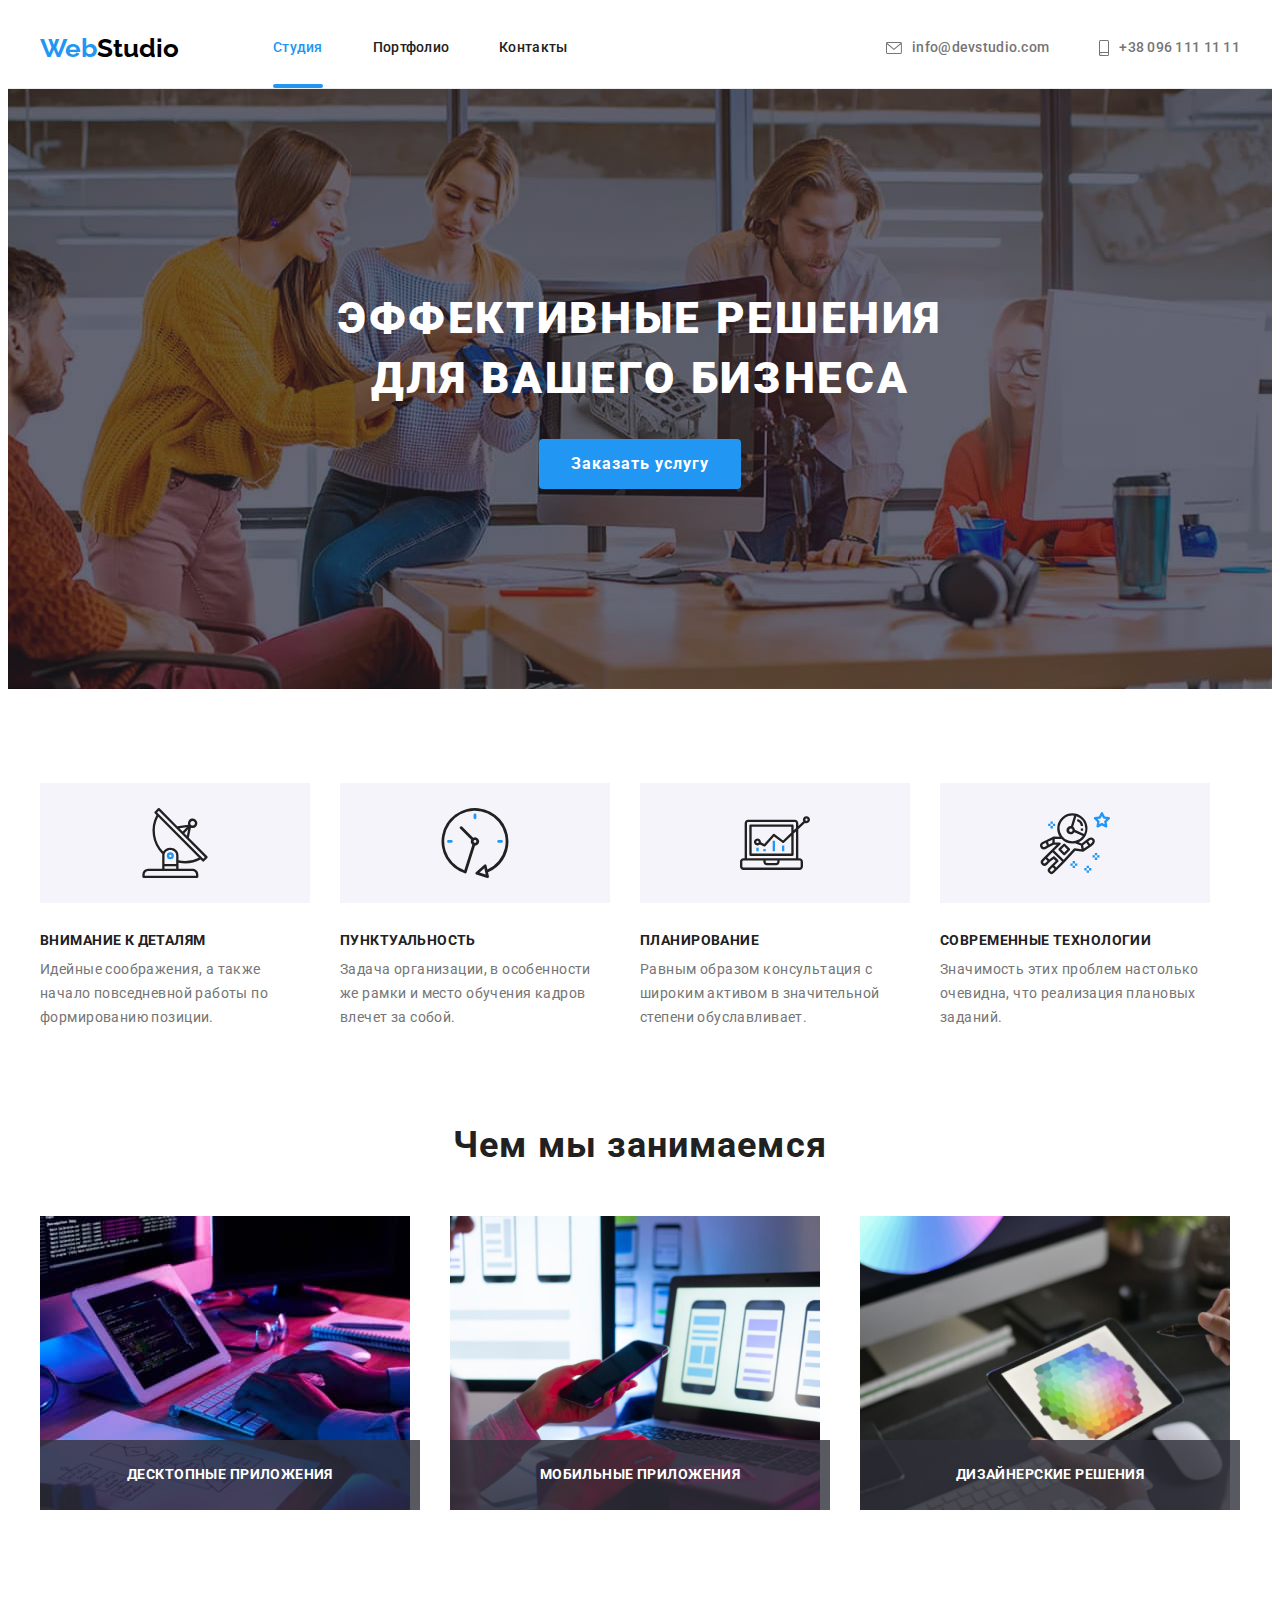
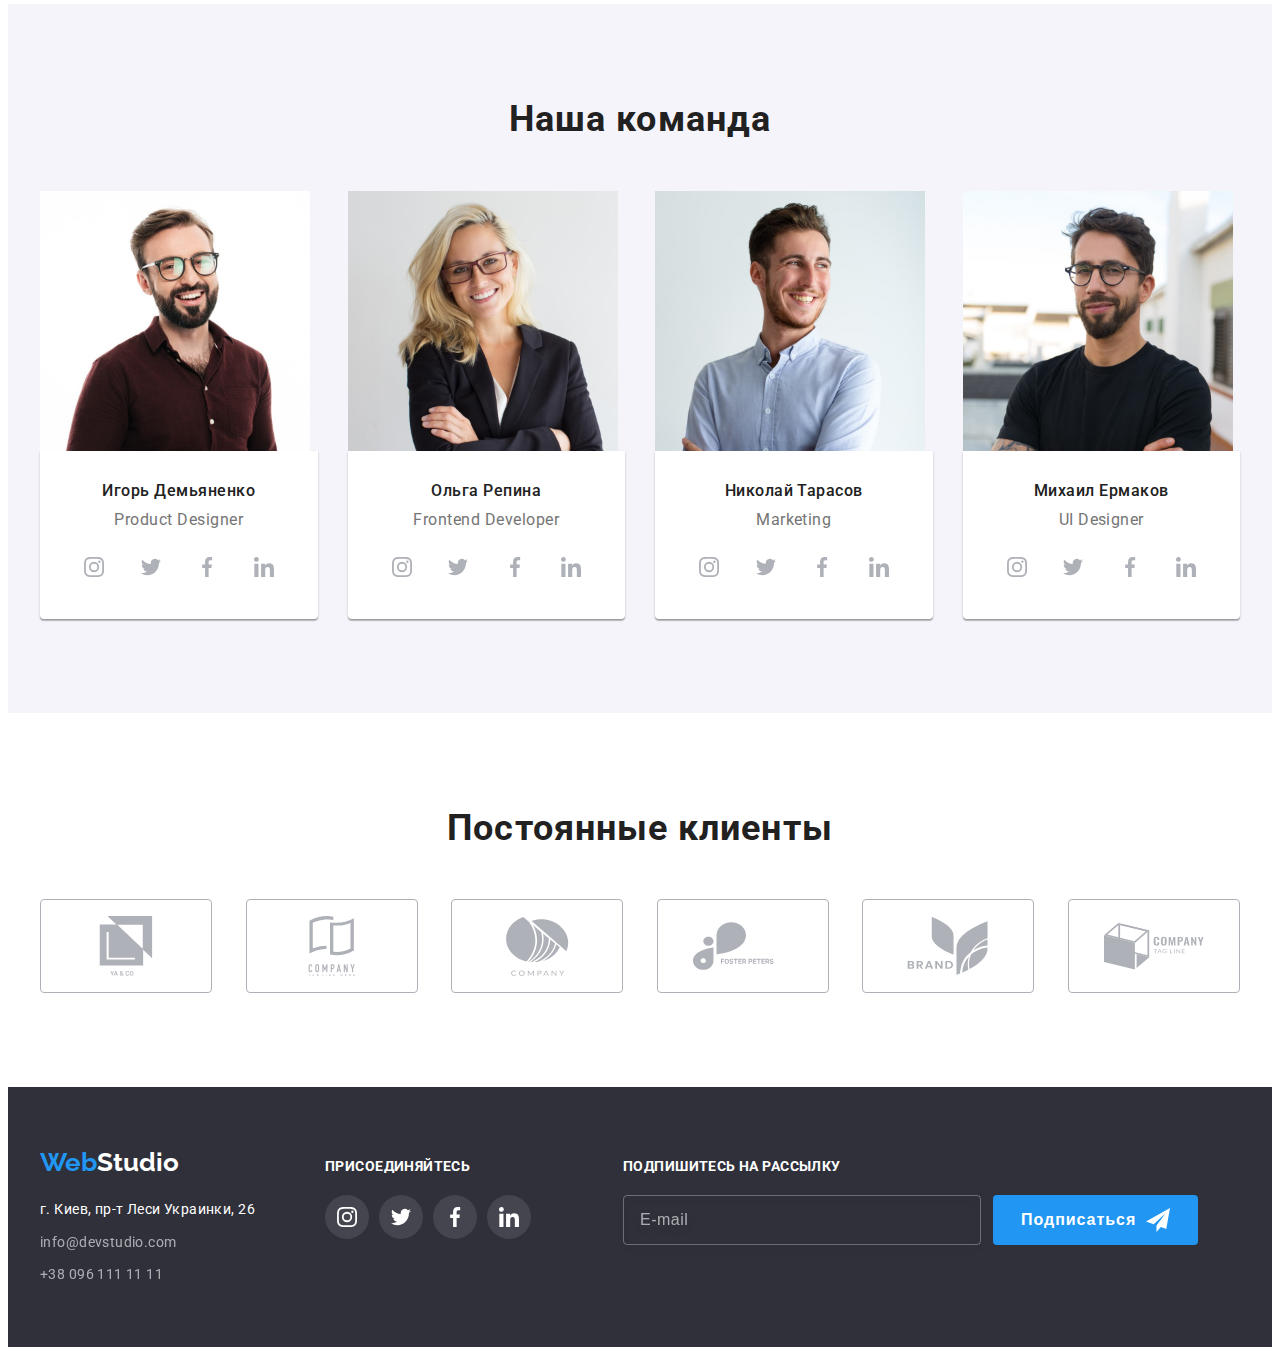
<file: index.html>
<!DOCTYPE html>
<html lang="ru">

<head>
    <meta charset="UTF-8" />
    <meta http-equiv="X-UA-Compatible" content="IE=edge" />
    <meta name="viewport" content="width=device-width, initial-scale=1.0" />
    <title lang="en">WebStudio</title>
    <link rel="preconnect" href="https://fonts.googleapis.com" />
    <link rel="preconnect" href="https://fonts.gstatic.com" crossorigin />
    <link
        href="https://fonts.googleapis.com/css2?family=Raleway:wght@700&family=Roboto:wght@400;500;700;900&display=swap"
        rel="stylesheet" />
    <link rel="stylesheet" href="https://cdnjs.cloudflare.com/ajax/libs/modern-normalize/1.1.0/modern-normalize.min.css"
        integrity="sha512-wpPYUAdjBVSE4KJnH1VR1HeZfpl1ub8YT/NKx4PuQ5NmX2tKuGu6U/JRp5y+Y8XG2tV+wKQpNHVUX03MfMFn9Q=="
        crossorigin="anonymous" referrerpolicy="no-referrer" />
    <link rel="stylesheet" href="./css/styles.css" />
</head>

<body>
    <header class="header">
        <div class="container header-container">
            <nav class="navigation">
                <a href="./index.html" class="logo link"><span class="logo-blue">Web</span>Studio</a>
                <ul class="nav-list list">
                    <li class="nav-list-item">
                        <a href="./index.html" class="nav-list-link link current">Студия</a>
                    </li>
                    <li class="nav-list-item">
                        <a href="./portfolio.html" class="nav-list-link link">Портфолио</a>
                    </li>
                    <li class="nav-list-item">
                        <a href="" class="nav-list-link link">Контакты</a>
                    </li>
                </ul>
            </nav>
            <ul class="contacts-list list">
                <li class="contacts-list-item">
                    <a class="contacts-list-link link mail" href="mailto:info@devstudio.com">
                        <svg class="icon-contacts" width="16" height="12">
                            <use href="./images/sprite.svg#e-mail"></use>
                        </svg>
                        info@devstudio.com
                    </a>
                </li>
                <li class="contacts-list-item">
                    <a class="contacts-list-link link" href="tel:+380961111111">
                        <svg class="icon-contacts" width="10" height="16">
                            <use href="./images/sprite.svg#smartphone"></use>
                        </svg>
                        +38 096 111 11 11</a>
                </li>
            </ul>
        </div>
    </header>
    <main class="main-page">
        <section class="hero hero-section">
            <div class="hero container">
                <h1 class="main-title">Эффективные решения для вашего бизнеса</h1>
                <button type="button" class="modal-button button" data-modal-open>Заказать услугу</button>
            </div>
        </section>
        <section class="advantages section">
            <div class="advantages container">
                <h2 class="advantages-title title visually-hidden">Наши преимущества</h2>
                <ul class="advantages-list list">
                    <li class="advantages-list-item">
                        <div class="advantages-icon-container">
                            <svg class="icon-advantages" width="70" height="70">
                                <use href="./images/sprite.svg#advantages-01"></use>
                            </svg>
                        </div>
                        <h3 class="advantages-subtitle">Внимание к деталям</h3>
                        <p class="advantages-description">
                            Идейные соображения, а также начало повседневной работы по
                            формированию позиции.
                        </p>
                    </li>
                    <li class="advantages-list-item">
                        <div class="advantages-icon-container">
                            <svg class="icon-advantages" width="70" height="70">
                                <use href="./images/sprite.svg#advantages-02"></use>
                            </svg>
                        </div>
                        <h3 class="advantages-subtitle">Пунктуальность</h3>
                        <p class="advantages-description">
                            Задача организации, в особенности же рамки и место обучения кадров
                            влечет за собой.
                        </p>
                    </li>
                    <li class="advantages-list-item">
                        <div class="advantages-icon-container">
                            <svg class="icon-advantages" width="70" height="70">
                                <use href="./images/sprite.svg#advantages-03"></use>
                            </svg>
                        </div>
                        <h3 class="advantages-subtitle">Планирование</h3>
                        <p class="advantages-description">
                            Равным образом консультация с широким активом в значительной степени
                            обуславливает.
                        </p>
                    </li>
                    <li class="advantages-list-item">
                        <div class="advantages-icon-container">
                            <svg class="icon-advantages" width="70" height="70">
                                <use href="./images/sprite.svg#advantages-04"></use>
                            </svg>
                        </div>
                        <h3 class="advantages-subtitle">Современные технологии</h3>
                        <p class="advantages-description">
                            Значимость этих проблем настолько очевидна, что реализация плановых
                            заданий.
                        </p>
                    </li>
                </ul>
            </div>
        </section>
        <section class="employment section">
            <div class="employment container">
                <h2 class="employment-title title">Чем мы занимаемся</h2>
                <ul class="employment-list list">
                    <li class="employment-list-item">
                        <div class="employment-list-item-wrapper">
                            <img class="employment-list-img" src="./images/employment-01.jpg"
                                alt="руки мужчины набирают текст на клавиатуре" width="370" height="294" />
                            <p class="overlay-employment">Десктопные приложения</p>
                        </div>
                    </li>
                    <li class="employment-list-item">
                        <div class="employment-list-item-wrapper">
                            <img class="employment-list-img" src="./images/employment-02.jpg"
                                alt="человек держит в руке телефон и смотрит на экран ноутбука" width="370"
                                height="294" />
                            <p class="overlay-employment">Мобильные приложения</p>
                        </div>
                    </li>
                    <li class="employment-list-item">
                        <div class="employment-list-item-wrapper">
                            <img class="employment-list-img" src="./images/employment-03.jpg"
                                alt="в руке у человека планшет с изображением цветового спектра" width="370"
                                height="294" />
                            <p class="overlay-employment">Дизайнерские решения</p>
                        </div>
                    </li>
                </ul>
            </div>
        </section>
        <section class="team section">
            <div class="team container">
                <h2 class="team-title title">Наша команда</h2>
                <ul class="team-list list">
                    <li class="team-list-item">
                        <img class="team-list-img" src="./images/igor-demjanenko.jpg"
                            alt="фото темноволосого молодого мужчины с бородой и усами в очках" width="270"
                            height="260" />
                        <div class="team-content-wrapper">
                            <h3 class="team-subtitle">Игорь Демьяненко</h3>
                            <p class="team-description" lang="en">Product Designer</p>
                            <ul class="social-list list">
                                <li class="social-list-item">
                                    <a class="social-list-link" href="">
                                        <svg class="social-list-icon" width="20" height="20">
                                            <use href="./images/sprite.svg#instagram"></use>
                                        </svg>
                                    </a>
                                </li>
                                <li class="social-list-item">
                                    <a class="social-list-link" href="">
                                        <svg class="social-list-icon" width="20" height="20">
                                            <use href="./images/sprite.svg#twitter"></use>
                                        </svg>
                                    </a>
                                </li>
                                <li class="social-list-item">
                                    <a class="social-list-link" href="">
                                        <svg class="social-list-icon" width="20" height="20">
                                            <use href="./images/sprite.svg#facebook"></use>
                                        </svg>
                                    </a>
                                </li>
                                <li class="social-list-item">
                                    <a class="social-list-link" href="">
                                        <svg class="social-list-icon" width="20" height="20">
                                            <use href="./images/sprite.svg#linkedin"></use>
                                        </svg>
                                    </a>
                                </li>
                            </ul>
                        </div>
                    </li>
                    <li class="team-list-item">
                        <img class="team-list-img" src="./images/olga-repina.jpg"
                            alt="фото девушки со светлыми волосами чуть ниже плечей в очках" width="270" height="260" />
                        <div class="team-content-wrapper">
                            <h3 class="team-subtitle">Ольга Репина</h3>
                            <p class="team-description" lang="en">Frontend Developer</p>
                            <ul class="social-list list">
                                <li class="social-list-item">
                                    <a class="social-list-link" href="">
                                        <svg class="social-list-icon" width="20" height="20">
                                            <use href="./images/sprite.svg#instagram"></use>
                                        </svg>
                                    </a>
                                </li>
                                <li class="social-list-item">
                                    <a class="social-list-link" href="">
                                        <svg class="social-list-icon" width="20" height="20">
                                            <use href="./images/sprite.svg#twitter"></use>
                                        </svg>
                                    </a>
                                </li>
                                <li class="social-list-item">
                                    <a class="social-list-link" href="">
                                        <svg class="social-list-icon" width="20" height="20">
                                            <use href="./images/sprite.svg#facebook"></use>
                                        </svg>
                                    </a>
                                </li>
                                <li class="social-list-item">
                                    <a class="social-list-link" href="">
                                        <svg class="social-list-icon" width="20" height="20">
                                            <use href="./images/sprite.svg#linkedin"></use>
                                        </svg>
                                    </a>
                                </li>
                            </ul>
                        </div>
                    </li>
                    <li class="team-list-item">
                        <img class="team-list-img" src="./images/nikolay-tarasov.jpg"
                            alt="фото темноволосого молодого мужчины " width="270" height="260" />
                        <div class="team-content-wrapper">
                            <h3 class="team-subtitle">Николай Тарасов</h3>
                            <p class="team-description" lang="en">Marketing</p>
                            <ul class="social-list list">
                                <li class="social-list-item">
                                    <a class="social-list-link" href="">
                                        <svg class="social-list-icon" width="20" height="20">
                                            <use href="./images/sprite.svg#instagram"></use>
                                        </svg>
                                    </a>
                                </li>
                                <li class="social-list-item">
                                    <a class="social-list-link" href="">
                                        <svg class="social-list-icon" width="20" height="20">
                                            <use href="./images/sprite.svg#twitter"></use>
                                        </svg>
                                    </a>
                                </li>
                                <li class="social-list-item">
                                    <a class="social-list-link" href="">
                                        <svg class="social-list-icon" width="20" height="20">
                                            <use href="./images/sprite.svg#facebook"></use>
                                        </svg>
                                    </a>
                                </li>
                                <li class="social-list-item">
                                    <a class="social-list-link" href="">
                                        <svg class="social-list-icon" width="20" height="20">
                                            <use href="./images/sprite.svg#linkedin"></use>
                                        </svg>
                                    </a>
                                </li>
                            </ul>
                        </div>
                    </li>
                    <li class="team-list-item">
                        <img class="team-list-img" src="./images/mikhail-ermakov.jpg"
                            alt="фото темноволосого молодого мужчины с бородой и усами в очках" width="270"
                            height="260" />
                        <div class="team-content-wrapper">
                            <h3 class="team-subtitle">Михаил Ермаков</h3>
                            <p class="team-description" lang="en">UI Designer</p>
                            <ul class="social-list list">
                                <li class="social-list-item">
                                    <a class="social-list-link" href="">
                                        <svg class="social-list-icon" width="20" height="20">
                                            <use href="./images/sprite.svg#instagram"></use>
                                        </svg>
                                    </a>
                                </li>
                                <li class="social-list-item">
                                    <a class="social-list-link" href="">
                                        <svg class="social-list-icon" width="20" height="20">
                                            <use href="./images/sprite.svg#twitter"></use>
                                        </svg>
                                    </a>
                                </li>
                                <li class="social-list-item">
                                    <a class="social-list-link" href="">
                                        <svg class="social-list-icon" width="20" height="20">
                                            <use href="./images/sprite.svg#facebook"></use>
                                        </svg>
                                    </a>
                                </li>
                                <li class="social-list-item">
                                    <a class="social-list-link" href="">
                                        <svg class="social-list-icon" width="20" height="20">
                                            <use href="./images/sprite.svg#linkedin"></use>
                                        </svg>
                                    </a>
                                </li>
                            </ul>
                        </div>
                    </li>
                </ul>
            </div>
        </section>
        <section class="clients section">
            <div class="clients container">
                <h2 class="clients-title title">Постоянные клиенты</h2>
                <ul class="clients-list list">
                    <li class="clients-list-item">
                        <a href="" class="clients-list-link">
                            <svg class="icon-clients" width="100" height="60">
                                <use href="./images/sprite.svg#clients-01"></use>
                            </svg>
                        </a>
                    </li>
                    <li class="clients-list-item">
                        <a href="" class="clients-list-link">
                            <svg class="icon-clients" width="100" height="60">
                                <use href="./images/sprite.svg#clients-02"></use>
                            </svg>
                        </a>
                    </li>
                    <li class="clients-list-item">
                        <a href="" class="clients-list-link">
                            <svg class="icon-clients" width="100" height="60">
                                <use href="./images/sprite.svg#clients-03"></use>
                            </svg>
                        </a>
                    </li>
                    <li class="clients-list-item">
                        <a href="" class="clients-list-link">
                            <svg class="icon-clients" width="100" height="60">
                                <use href="./images/sprite.svg#clients-04"></use>
                            </svg>
                        </a>
                    </li>
                    <li class="clients-list-item">
                        <a href="" class="clients-list-link">
                            <svg class="icon-clients" width="100" height="60">
                                <use href="./images/sprite.svg#clients-05"></use>
                            </svg>
                        </a>
                    </li>
                    <li class="clients-list-item">
                        <a href="" class="clients-list-link">
                            <svg class="icon-clients" width="100" height="60">
                                <use href="./images/sprite.svg#clients-06"></use>
                            </svg>
                        </a>
                    </li>
                </ul>
            </div>
        </section>
    </main>
    <footer class="footer">
        <div class="footer-container container">
            <div class="contact-container">
                <a href="./index.html" class="logo-footer link"><span class="logo-blue">Web</span>Studio</a>
                <address class="address">
                    <ul class="address-list list">
                        <li class="address-list-item">
                            <a class="address-list-link link" href="https://goo.gl/maps/PEtUD6FRup9HMeJw8"
                                target="_blank" rel="noopener noreferrer">г. Киев, пр-т Леси Украинки, 26</a>
                        </li>
                        <li class="footer-list-item">
                            <a class="address-list-link link address-opacity"
                                href="mailto:info@devstudio.com">info@devstudio.com</a>
                        </li>
                        <li class="footer-list-item">
                            <a class="address-list-link link address-opacity" href="tel:+380961111111">+38 096 111 11
                                11</a>
                        </li>
                    </ul>
                </address>
            </div>
            <div class="join-us-container">
                <h2 class="join-us-title title">Присоединяйтесь</h2>
                <ul class="join-us-list list">
                    <li class="join-us-list-item">
                        <a href="" class="join-us-list-link">
                            <svg class="icon-join-us" width="20" height="20">
                                <use href="./images/sprite.svg#instagram"></use>
                            </svg>
                        </a>
                    </li>
                    <li class="join-us-list-item">
                        <a href="" class="join-us-list-link">
                            <svg class="icon-join-us" width="20" height="20">
                                <use href="./images/sprite.svg#twitter"></use>
                            </svg>
                        </a>
                    </li>
                    <li class="join-us-list-item">
                        <a href="" class="join-us-list-link">
                            <svg class="icon-join-us" width="20" height="20">
                                <use href="./images/sprite.svg#facebook"></use>
                            </svg>
                        </a>
                    </li>
                    <li class="join-us-list-item">
                        <a href="" class="join-us-list-link">
                            <svg class="icon-join-us" width="20" height="20">
                                <use href="./images/sprite.svg#linkedin"></use>
                            </svg>
                        </a>
                    </li>
                </ul>
            </div>
            <div class="subscribe-container">
                <form class="subscribe-form">
                    <span class="subscribe-form-title">Подпишитесь на рассылку</span>
                    <div class="subscribe-form-wrapper">
                        <label class="subscribe-form-field">
                            <input name="subscribe-form-input" class="subscribe-form-input" type="email" required
                                placeholder="E-mail">
                        </label>
                        <button type="submit" class="subscribe-form-button">Подписаться</button>
                    </div>
                </form>
            </div>
        </div>
    </footer>

    <div class="backdrop  is-hidden" data-modal>
        <div class="modal">
            <button type="button" class="modal-close-btn" data-modal-close>
                <svg class="modal-close-icon" width="18" height="18">
                    <use href="./images/sprite.svg#close-icon-black"></use>
                </svg>
            </button>
            <form class="contact-form">
                <span class="contact-form-main-title">Оставьте свои данные, мы вам перезвоним</span>
                <label class="contact-form-field">
                    <span class="contact-form-title">Имя</span>
                    <span class="contact-form-input-wrapper">
                        <input name="user_name" class="contact-form-input" type="text" required>
                        <svg class="contact-form-icon" width="12" height="12">
                            <use href="./images/icons.svg#name"></use>
                        </svg>
                    </span>

                </label>
                <label class="contact-form-field">
                    <span class="contact-form-title">Телефон</span>
                    <span class="contact-form-input-wrapper">
                        <input name="user_phone" class="contact-form-input" type="tel" required
                            pattern="[0-9]{3}-[0-9]{3}-[0-9]{2}-[0-9]{2}">
                        <svg class="contact-form-icon" width="13" height="13">
                            <use href="./images/icons.svg#phone"></use>
                        </svg>
                    </span>
                </label>
                <label class="contact-form-field">
                    <span class="contact-form-title">Почта</span>
                    <span class="contact-form-input-wrapper">
                        <input name="user_email" class="contact-form-input" type="email" required>
                        <svg class="contact-form-icon" width="15" height="12">
                            <use href="./images/icons.svg#mail"></use>
                        </svg>
                    </span>
                </label>
                <label class="content-form-field">
                    <span class="contact-form-title">Комментарий</span>
                    <textarea name="user_comment" class="contact-form-message" placeholder="Введите текст"></textarea>
                </label>
                <div class="contact-form-checkbox-wrapper">
                    <input class="contact-form-checkbox visually-hidden" name="accept-policy" type="checkbox"
                        id="policy-checkbox" required>
                    <label for="policy-checkbox" class="contact-form-checkbox-label">
                        <span class="accept-policy-title"> Соглашаюсь с рассылкой и принимаю&nbsp;<a href=""
                                class="accept-policy-link">Условия
                                договора</a>
                        </span>
                    </label>
                </div>
                <button type="submit" class="contact-form-submit-btn">Отправить</button>
            </form>
        </div>
    </div>
    <script src="./js/modal.js"></script>
</body>

</html>
</file>
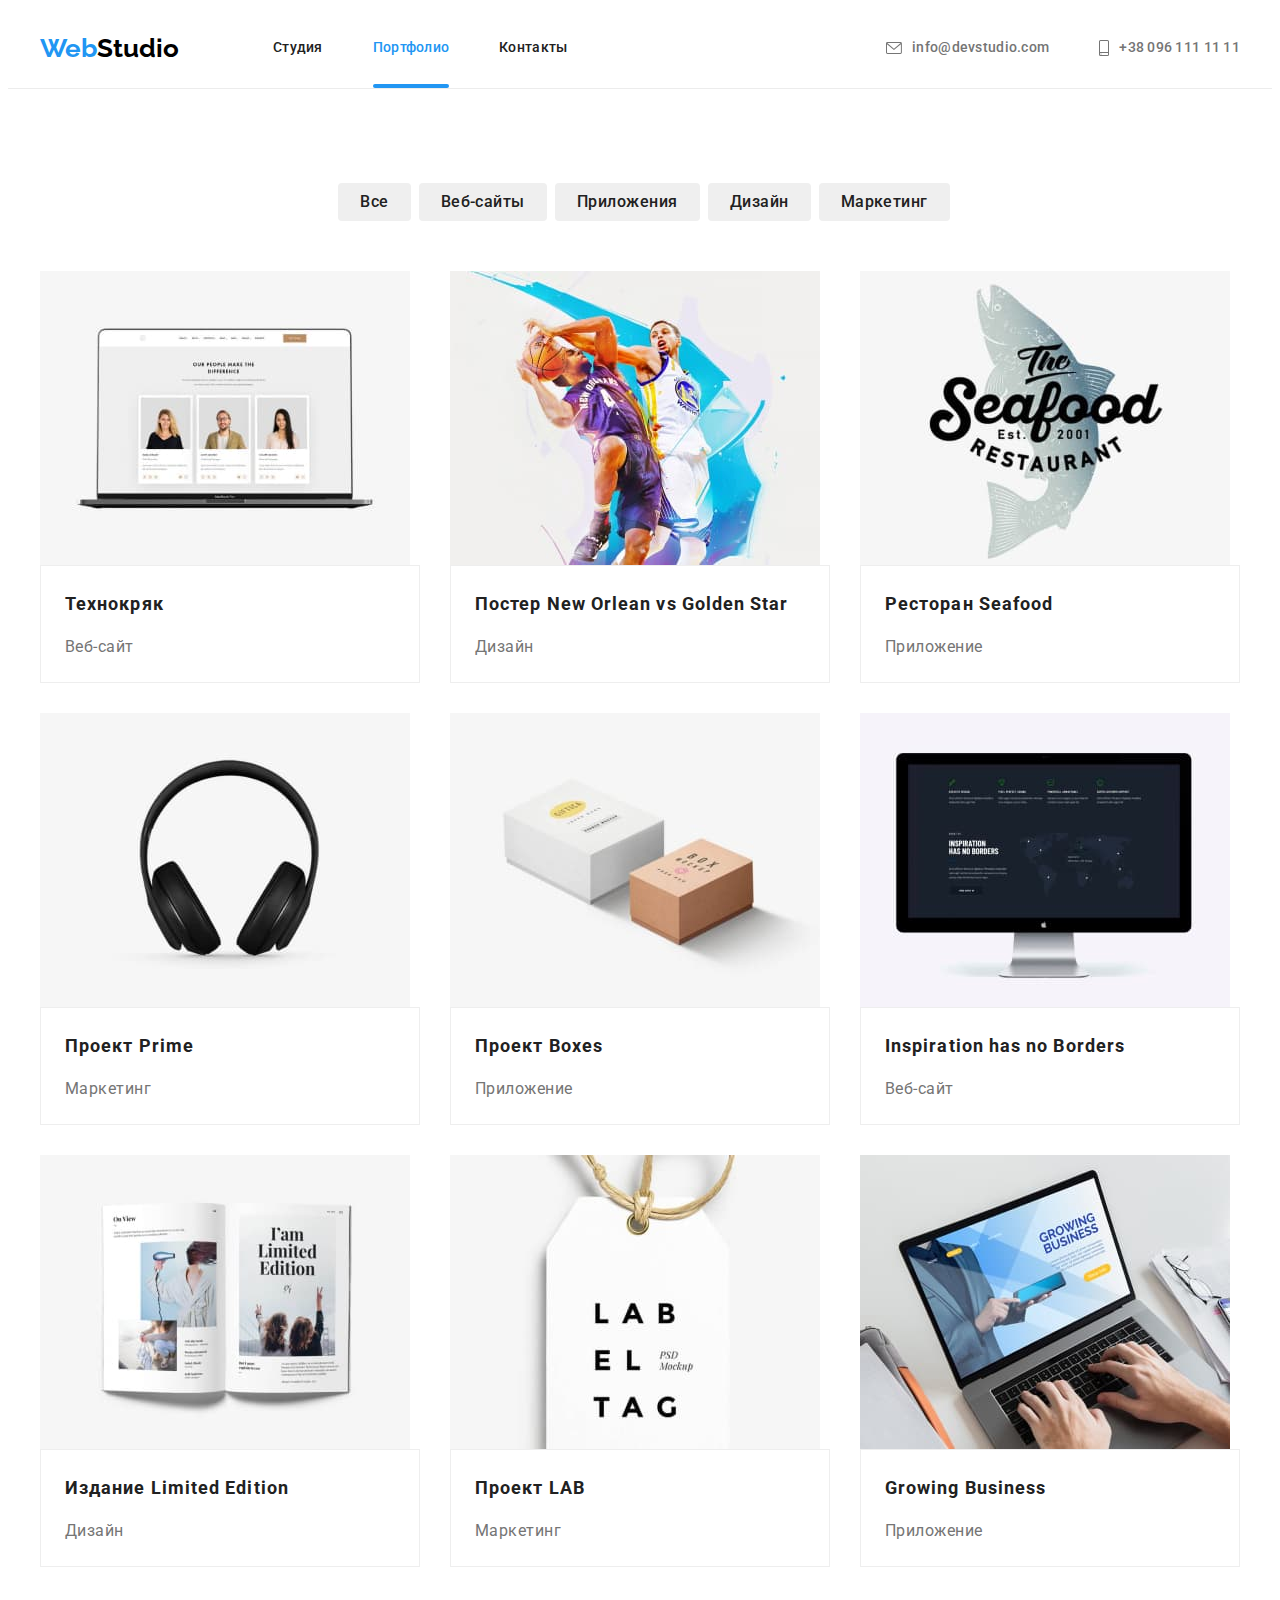
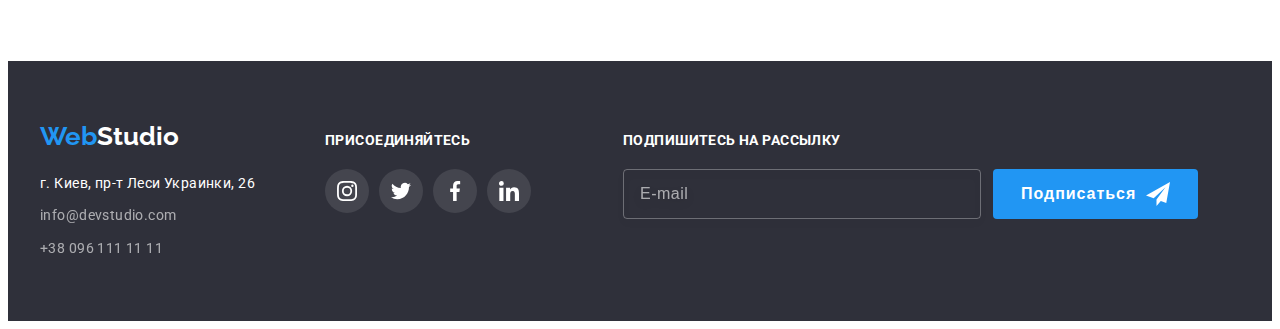
<file: portfolio.html>
<!DOCTYPE html>
<html lang="ru">

<head>
    <meta charset="UTF-8">
    <meta http-equiv="X-UA-Compatible" content="IE=edge">
    <meta name="viewport" content="width=device-width, initial-scale=1.0">
    <title>Портфолио</title>
    <link rel="preconnect" href="https://fonts.googleapis.com">
    <link rel="preconnect" href="https://fonts.gstatic.com" crossorigin>
    <link
        href="https://fonts.googleapis.com/css2?family=Raleway:wght@700&family=Roboto:wght@400;500;700;900&display=swap"
        rel="stylesheet">
    <link rel="stylesheet" href="https://cdnjs.cloudflare.com/ajax/libs/modern-normalize/1.1.0/modern-normalize.min.css"
        integrity="sha512-wpPYUAdjBVSE4KJnH1VR1HeZfpl1ub8YT/NKx4PuQ5NmX2tKuGu6U/JRp5y+Y8XG2tV+wKQpNHVUX03MfMFn9Q=="
        crossorigin="anonymous" referrerpolicy="no-referrer" />
    <link rel="stylesheet" href="./css/styles.css">
</head>

<header class="header">
    <div class="container header-container">
        <nav class="navigation">
            <a href="./index.html" class="logo link"><span class="logo-blue">Web</span>Studio</a>
            <ul class="nav-list list">
                <li class="nav-list-item"><a href="./index.html" class="nav-list-link link">Студия</a></li>
                <li class="nav-list-item"><a href="./portfolio.html" class="nav-list-link link current">Портфолио</a>
                </li>
                <li class="nav-list-item"><a href="" class="nav-list-link link">Контакты</a></li>
            </ul>
        </nav>
        <ul class="contacts-list list">
            <li class="contacts-list-item"><a class="contacts-list-link link mail" href="mailto:info@devstudio.com">
                    <svg class="icon-contacts" width="16" height="12">
                        <use href="./images/sprite.svg#e-mail"></use>
                    </svg>info@devstudio.com</a></li>
            <li class="contacts-list-item"><a class="contacts-list-link link" href="tel:+380961111111">
                    <svg class="icon-contacts" width="10" height="16">
                        <use href="./images/sprite.svg#smartphone"></use>
                    </svg>
                    +38 096 111
                    11
                    11</a></li>
        </ul>
    </div>
</header>
<main class="portfolio-page">
    <section class="portfolio section">
        <div class="portfolio container">
            <h1 class="main-title visually-hidden">Портфолио</h1>
            <div class="portfolio-filtr">
                <ul class="portfolio-filtr-list list">
                    <li class="portfolio-filtr-list-item"><button class="filter-button button"
                            type="button">Все</button>
                    </li>
                    <li class="portfolio-filtr-list-item"><button class="filter-button button"
                            type="button">Веб-сайты</button>
                    </li>
                    <li class="portfolio-filtr-list-item"><button class="filter-button button"
                            type="button">Приложения</button>
                    </li>
                    <li class="portfolio-filtr-list-item"><button class="filter-button button"
                            type="button">Дизайн</button>
                    </li>
                    <li class="portfolio-filtr-list-item"><button class="filter-button button"
                            type="button">Маркетинг</button>
                    </li>
                </ul>
            </div>
            <div class="portfolio-content">
                <ul class="portfolio-list list">
                    <li class="portfolio-list-item">
                        <a href="" class="portfolio-list-link link">
                            <div class="portfolio-list-link-wrapper">
                                <img class="portfolio-img" src="./images/portfolio-01.jpg" alt="Ноутбук" width="370"
                                    height="294">
                                <p class="overlay-portfolio">Технокряк - это современная площадка распространения
                                    коронавируса.
                                    Компании используют эту платформу для цифрового шпионажа и атак на защищённые
                                    сервера конкурентов. </p>
                            </div>
                            <div class="portfolio-content-wrapper">
                                <h2 class="portfolio-subtitle">Технокряк</h2>
                                <p class="portfolio-description">Веб-сайт</p>
                            </div>
                        </a>
                    </li>
                    <li class="portfolio-list-item">
                        <a href="" class="portfolio-list-link link">
                            <div class="portfolio-list-link-wrapper">
                                <img class="portfolio-img" src="./images/portfolio-02.jpg"
                                    alt="Постер с двумя баскетболистами" width="370" height="294">
                                <p class="overlay-portfolio">Технокряк - это современная площадка распространения
                                    коронавируса.
                                    Компании используют эту платформу для цифрового шпионажа и атак на защищённые
                                    сервера конкурентов. </p>
                            </div>
                            <div class="portfolio-content-wrapper">
                                <h2 class="portfolio-subtitle">Постер <span lang="en">New Orlean vs Golden Star</span>
                                </h2>
                                <p class="portfolio-description">Дизайн</p>
                            </div>
                        </a>


                    </li>
                    <li class="portfolio-list-item">
                        <a href="" class="portfolio-list-link link">
                            <div class="portfolio-list-link-wrapper">
                                <img class="portfolio-img" src="./images/portfolio-03.jpg"
                                    alt="Логотип рыбного ресторана" width="370" height="294">
                                <p class="overlay-portfolio">Технокряк - это современная площадка распространения
                                    коронавируса.
                                    Компании используют эту платформу для цифрового шпионажа и атак на защищённые
                                    сервера конкурентов. </p>
                            </div>
                            <div class="portfolio-content-wrapper">
                                <h2 class="portfolio-subtitle">Ресторан <span lang="en">Seafood</span> </h2>
                                <p class="portfolio-description">Приложение</p>
                            </div>
                        </a>


                    </li>
                    <li class="portfolio-list-item">
                        <a href="" class="portfolio-list-link link">
                            <div class="portfolio-list-link-wrapper">
                                <img class="portfolio-img" src="./images/portfolio-04.jpg" alt="Наушники" width="370"
                                    height="294">
                                <p class="overlay-portfolio">Технокряк - это современная площадка распространения
                                    коронавируса.
                                    Компании используют эту платформу для цифрового шпионажа и атак на защищённые
                                    сервера конкурентов. </p>
                            </div>
                            <div class="portfolio-content-wrapper">
                                <h2 class="portfolio-subtitle">Проект <span lang="en">Prime</span></h2>
                                <p class="portfolio-description">Маркетинг</p>
                            </div>
                        </a>
                    </li>
                    <li class="portfolio-list-item">
                        <a href="" class="portfolio-list-link link">
                            <div class="portfolio-list-link-wrapper">
                                <img class="portfolio-img" src="./images/portfolio-05.jpg" alt="Две картонные коробки"
                                    width="370" height="294">
                                <p class="overlay-portfolio">Технокряк - это современная площадка распространения
                                    коронавируса.
                                    Компании используют эту платформу для цифрового шпионажа и атак на защищённые
                                    сервера конкурентов. </p>
                            </div>
                            <div class="portfolio-content-wrapper">
                                <h2 class="portfolio-subtitle">Проект <span lang="en">Boxes</span></h2>
                                <p class="portfolio-description">Приложение</p>
                            </div>
                        </a>
                    </li>
                    <li class="portfolio-list-item">
                        <a href="" class="portfolio-list-link link">
                            <div class="portfolio-list-link-wrapper">
                                <img class="portfolio-img" src="./images/portfolio-06.jpg" alt="Монитор" width="370"
                                    height="294">
                                <p class="overlay-portfolio">Технокряк - это современная площадка распространения
                                    коронавируса.
                                    Компании используют эту платформу для цифрового шпионажа и атак на защищённые
                                    сервера конкурентов. </p>
                            </div>
                            <div class="portfolio-content-wrapper">
                                <h2 class="portfolio-subtitle" lang="en">Inspiration has no Borders</h2>
                                <p class="portfolio-description"> Веб-сайт</p>
                            </div>
                        </a>
                    </li>
                    <li class="portfolio-list-item">
                        <a href="" class="portfolio-list-link link">
                            <div class="portfolio-list-link-wrapper">
                                <img class="portfolio-img" src="./images/portfolio-07.jpg" alt="Раскрытый журнал"
                                    width="370" height="294">
                                <p class="overlay-portfolio">Технокряк - это современная площадка распространения
                                    коронавируса.
                                    Компании используют эту платформу для цифрового шпионажа и атак на защищённые
                                    сервера конкурентов. </p>
                            </div>
                            <div class="portfolio-content-wrapper">
                                <h2 class="portfolio-subtitle">Издание <span lang="en">Limited Edition</span></h2>
                                <p class="portfolio-description">Дизайн</p>
                            </div>
                        </a>
                    </li>
                    <li class="portfolio-list-item">
                        <a href="" class="portfolio-list-link link">
                            <div class="portfolio-list-link-wrapper">
                                <img class="portfolio-img" src="./images/portfolio-08.jpg" alt="Этикетка" width="370"
                                    height="294">
                                <p class="overlay-portfolio">Технокряк - это современная площадка распространения
                                    коронавируса.
                                    Компании используют эту платформу для цифрового шпионажа и атак на защищённые
                                    сервера конкурентов. </p>
                            </div>
                            <div class="portfolio-content-wrapper">
                                <h2 class="portfolio-subtitle">Проект <span lang="en">LAB</span> </h2>
                                <p class="portfolio-description">Маркетинг</p>
                            </div>
                        </a>
                    </li>
                    <li class="portfolio-list-item">
                        <a href="" class="portfolio-list-link link">
                            <div class="portfolio-list-link-wrapper">
                                <img class="portfolio-img" src="./images/portfolio-09.jpg"
                                    alt="Мужские руки печатают на ноутбуке" width="370" height="294">
                                <p class="overlay-portfolio">Технокряк - это современная площадка распространения
                                    коронавируса.
                                    Компании используют эту платформу для цифрового шпионажа и атак на защищённые
                                    сервера конкурентов. </p>
                            </div>
                            <div class="portfolio-content-wrapper">
                                <h2 class="portfolio-subtitle" lang="en">Growing Business</h2>
                                <p class="portfolio-description">Приложение</p>
                            </div>
                        </a>
                    </li>
                </ul>
            </div>
        </div>
    </section>
</main>
<footer class="footer">
    <div class="footer-container container">
        <div class="contact-container">
            <a href="./index.html" class="logo-footer link"><span class="logo-blue">Web</span>Studio</a>
            <address class="address">
                <ul class="address-list list">
                    <li class="address-list-item">
                        <a class="address-list-link link" href="https://goo.gl/maps/PEtUD6FRup9HMeJw8" target="_blank"
                            rel="noopener noreferrer">г. Киев,
                            пр-т Леси Украинки, 26</a>
                    </li>
                    <li class="footer-list-item"><a class="address-list-link link address-opacity"
                            href="mailto:info@devstudio.com">info@devstudio.com</a></li>
                    <li class="footer-list-item"><a class="address-list-link link address-opacity"
                            href="tel:+380961111111">+38 096 111 11 11</a></li>
                </ul>
            </address>
        </div>
        <div class="join-us-container">
            <h2 class="join-us-title title">Присоединяйтесь</h2>
            <ul class="join-us-list list">
                <li class="join-us-list-item">
                    <a href="" class="join-us-list-link">
                        <svg class="icon-join-us" width="20" height="20">
                            <use href="./images/sprite.svg#instagram"></use>
                        </svg>
                    </a>
                </li>
                <li class="join-us-list-item">
                    <a href="" class="join-us-list-link">
                        <svg class="icon-join-us" width="20" height="20">
                            <use href="./images/sprite.svg#twitter"></use>
                        </svg>
                    </a>
                </li>
                <li class="join-us-list-item">
                    <a href="" class="join-us-list-link">
                        <svg class="icon-join-us" width="20" height="20">
                            <use href="./images/sprite.svg#facebook"></use>
                        </svg>
                    </a>
                </li>
                <li class="join-us-list-item">
                    <a href="" class="join-us-list-link">
                        <svg class="icon-join-us" width="20" height="20">
                            <use href="./images/sprite.svg#linkedin"></use>
                        </svg>
                    </a>
                </li>
            </ul>
        </div>
        <div class="subscribe-container">
            <form class="subscribe-form">
                <span class="subscribe-form-title">Подпишитесь на рассылку</span>
                <div class="subscribe-form-wrapper">
                    <label class="subscribe-form-field">
                        <input name="subscribe-form-input" class="subscribe-form-input" type="email" required
                            placeholder="E-mail">
                    </label>
                    <button type="submit" class="subscribe-form-button">Подписаться</button>
                </div>
            </form>
        </div>
    </div>
</footer>
</body>

</html>
</file>
<file: css/styles.css>
:root {
    --primary-font-family: 'Roboto', sans-serif;
    --secondary-font-famile: 'Raleway', sans-serif;
    --primary-txt-color: #757575;
    --title-txt-color: #212121;
    --primary-white-color: #ffffff;
    --accent-color: #2196f3;
    --button-hover: #188ce8;
    --primary-black-color: #000;
    --bg-color-hero-footer: #2f303a;
    --secondary-bg-color: #f5f4fa;
    --main-icon-color: #afb1b8;
    --main-timing-function: cubic-bezier(0.4, 0, 0.2, 1);
}
body {
    font-family: 'Roboto', sans-serif;
    color: var(--primary-txt-color);
}
h1,
h2,
h3,
h4,
h5,
h6,
p {
    margin-top: 0;
    margin-bottom: 0;
}

ul,
ol {
    margin-top: 0;
    margin-bottom: 0;
    padding-left: 0;
}

img {
    display: block;
    max-width: 100%;
    height: auto;
}

.link {
    text-decoration: none;
}
.list {
    list-style: none;
}
.section {
    padding-top: 94px;
    padding-bottom: 94px;
}
.container {
    width: 1200px;
    padding-left: 15px;
    padding-right: 15px;
    margin-left: auto;
    margin-right: auto;
}
.button {
    font-family: inherit;
    cursor: pointer;
    border-style: none;
    border-radius: 4px;
}

.header {
    background-color: var(--primary-white-color);
    border-bottom: 1px solid #ececec;
}

.header-container {
    display: flex;
    align-items: center;
}
.logo {
    font-family: Raleway;
    font-weight: 700;
    font-size: 26px;
    line-height: 1.19;
    color: var(--primary-black-color);
    margin-right: 94px;
}
.logo-blue {
    color: var(--accent-color);
}
.navigation {
    display: flex;
    align-items: center;
}
.nav-list {
    display: flex;
    align-items: center;
}

.nav-list-item:not(:last-child) {
    margin-right: 50px;
}
.nav-list-link {
    position: relative;
    display: block;
    padding-top: 32px;
    padding-bottom: 32px;
    font-weight: 500;
    font-size: 14px;
    line-height: 1.14;
    letter-spacing: 0.02em;
    color: var(--title-txt-color);
    transition: color 250ms cubic-bezier(0.4, 0, 0.2, 1);
}
.nav-list-link:hover,
.nav-list-link:focus {
    color: var(--accent-color);
}
.nav-list-link.current::after{
    content: '';
    position: absolute;
    display: block;
    bottom: 0;
    left: 0;
    width: 100%;
    height: 4px;
    background-color: var(--accent-color);
    border-radius: 2px;
    animation: blue-line 250ms var(--main-timing-function) ;
    }
@keyframes blue-line{
    0%{
transform: scaleX(0) scaleY(0);
    }
    100%{
    transform: scaleX(1) scaleY(1);
    }
}

.current {
    color: var(--accent-color);
}
.contacts-list {
    display: flex;
    align-items: center;
    margin-left: auto;
}
.contacts-list-item:not(:last-child) {
    margin-right: 50px;
}
.contacts-list-link {
    display: flex;
    justify-content: center;
    align-items: center;
    padding-top: 8px;
    padding-bottom: 8px;
    font-weight: 500;
    font-size: 14px;
    line-height: 1.14;
    letter-spacing: 0.02em;
    color: var(--primary-txt-color);
    transition: color 250ms var(--main-timing-function);
}
.contacts-list-link:hover,
.contacts-list-link:focus {
    color: var(--accent-color);
}
.icon-contacts {
    margin-right: 10px;
    fill: currentColor;
}
.icon-contacts:hover,
.icon-contacts:focus {
    fill: currentColor;
}

.hero-section {
    background-image: linear-gradient(rgba(47, 48, 58, 0.4), rgba(47, 48, 58, 0.4)),
        url('../images/bg-hero.jpg');
    background-color: #c4c4c4;
    background-size: 1600px 600px;
    background-position: center;
    background-repeat: no-repeat;
    padding-top: 200px;
    padding-bottom: 200px;
}

.main-title {
    margin-left: auto;
    margin-right: auto;
    margin-bottom: 30px;
    max-width: 700px;
    font-weight: 900;
    font-size: 44px;
    line-height: 1.36;
    text-align: center;
    letter-spacing: 0.06em;
    text-transform: uppercase;
    color: var(--primary-white-color);
    background-color: var(--bg--hero-footer);
}
.modal-button {
    display: flex;
    margin-left: auto;
    margin-right: auto;
    min-width: 200px;
    padding: 10px 32px;
    font-weight: 700;
    font-size: 16px;
    line-height: 1.87;
    align-items: center;
    text-align: center;
    letter-spacing: 0.06em;
    background-color: var(--accent-color);
    color: var(--primary-white-color);
    transition: background-color 250ms var(--main-timing-function);
}
.modal-button:hover,
.modal-button:focus {
    background-color: var(--button-hover);
}
.title {
    margin-bottom: 50px;
    font-weight: 700;
    font-size: 36px;
    line-height: 1.17;
    text-align: center;
    letter-spacing: 0.03em;
    color: var(--title-txt-color);
}
.visually-hidden {
    position: absolute;
    width: 1px;
    height: 1px;
    margin: -1px;
    border: 0;
    padding: 0;
    white-space: nowrap;
    clip-path: inset(100%);
    clip: rect(0 0 0 0);
    overflow: hidden;
}
.advantages.section {
    padding-bottom: 0;
}

.advantages-list {
    display: flex;
    flex-direction: row;
    flex-wrap: wrap;
}
.advantages-icon-container {
    display: flex;
    align-items: center;
    justify-content: center;
    margin-bottom: 30px;
    width: 270px;
    height: 120px;
    background-color: var(--secondary-bg-color);
}
.advantages-icon-container:not(:last-child) {
    margin-right: 30px;
}
.icon-advantages {
    padding-right: auto;
    padding-left: auto;
}
.advantages-list-item {
    max-width: 270px;
    flex-basis: calc((100% - 30px) / 4);
}
.advantages-list-item:not(:last-child) {
    margin-right: 30px;
}

.advantages-subtitle {
    margin-bottom: 10px;
    font-weight: 700;
    font-size: 14px;
    line-height: 1.14;
    letter-spacing: 0.03em;
    text-transform: uppercase;
    color: var(--title-txt-color);
}
.advantages-description {
    font-size: 14px;
    line-height: 1.71;
    letter-spacing: 0.03em;
}

.employment-list {
    display: flex;
    flex-direction: row;
}
.employment-list-item {
    flex-basis: calc((100% - 30px) / 3);
}
.employment-list-item:not(:last-child) {
    margin-right: 30px;
}
.employment-list-item-wrapper{
    position: relative;
}

.overlay-employment{
    position: absolute;
    bottom: 0;
    left: 0;
    width: 100%;
    height: 70px;
    display: flex;
    justify-content: center;
    align-items: center;
    background-color: rgba(47, 48, 58, 0.8);
    color: var(--primary-white-color);
    font-weight: 700;
    font-size: 14px;
    line-height: 1.14;
    /* text-align: center; */
    letter-spacing: 0.03em;
    text-transform: uppercase;
}
.team {
    background-color: var(--secondary-bg-color);
}

.team-list {
    display: flex;
    flex-direction: row;
}
.team-list-item {
    flex-basis: calc((100% - 30px) / 4);
}
.team-list-item:not(:last-child) {
    margin-right: 30px;
}
.team-content-wrapper {
    padding-top: 30px;
    padding-bottom: 30px;
    padding-left: 32px;
    padding-right: 32px;
    background: #ffffff;
    box-shadow: 0px 1px 3px #0000001f, 0px 1px 1px #00000024, 0px 2px 1px #00000033;
    border-radius: 0px 0px 4px 4px;
}
.team-subtitle {
    margin-bottom: 10px;
    font-weight: 500;
    font-size: 16px;
    line-height: 1.19;
    text-align: center;
    letter-spacing: 0.03em;
    color: var(--title-txt-color);
}
.team-description {
    padding-bottom: 16px;
    font-size: 16px;
    line-height: 1.19;
    text-align: center;
    letter-spacing: 0.03em;
}
.social-list {
    display: flex;
    justify-content: space-between;
}
.social-list-link {
    display: flex;
    align-items: center;
    justify-content: center;
    width: 44px;
    height: 44px;
    background-color: #ffffff;
    border-radius: 50%;
    transition: background-color 250ms var(--main-timing-function), 
    fiil 250ms cubic-bezier(0.4, 0, 0.2, 1) ;
}

.social-list-icon {
    fill: var(--main-icon-color);
}

.social-list-link:hover,
.social-list-link:focus {
    background-color: var(--accent-color);
}

.social-list-link:hover .social-list-icon,
.social-list-link:focus .social-list-icon {
    fill: var(--primary-white-color);
}
.clients-list {
    display: flex;
    flex-wrap: nowrap;
    justify-content: space-between;
}
.clients-list-link {
    display: flex;
    align-items: center;
    justify-content: center;
    width: 170px;
    height: 92px;
    border: 1px solid var(--main-icon-color);
    border-radius: 4px;
    transition: border-color 500ms var(--main-timing-function);
}
.icon-clients {
    fill: var(--main-icon-color);
    transition: fill 250ms var(--main-timing-function);
    
}
.clients-list-link:hover,
.clients-list-link:focus {
    border-color: var(--accent-color);
}
.clients-list-link:hover .icon-clients,
.clients-list-link:focus .icon-clients {
    fill: var(--accent-color);
}
.footer {
    padding-top: 60px;
    padding-bottom: 60px;
    background-color: var(--bg-color-hero-footer);
}
.footer-container {
    display: flex;
    justify-content: flex-start;
    align-items: baseline;
}

.logo-footer {
    font-family: Raleway;
    font-weight: 700;
    font-size: 26px;
    line-height: 1.19;
    color: var(--primary-white-color);
}
.logo-footer .logo-blue {
    display: inline-block;
    margin-bottom: 20px;
}
.address-list-link {
    font-style: normal;
    font-size: 14px;
    line-height: 171%;
    letter-spacing: 0.03em;
    color: var(--primary-white-color);
    transition: color 250ms var(--main-timing-function);
}
.address-list-item,
.footer-list-item:not(:last-child) {
    margin-bottom: 9px;
}
.address-opacity {
    opacity: 60%;
}
.address-list-link:hover,
.address-list-link:focus {
    color: var(--accent-color);
}
.contact-container {
    padding-right: 70px;
}
.join-us-container{
    padding-right: 92px;
}
.join-us-title {
    display: flex;
    margin-bottom: 0;
    margin-top: 0;
    padding-bottom: 20px;
    color: var(--primary-white-color);
    font-weight: 700;
    font-size: 14px;
    line-height: 1.14;
    letter-spacing: 0.03em;
    text-transform: uppercase;
}
.join-us-list {
    display: flex;
}
.join-us-list-link {
    display: flex;
    align-items: center;
    justify-content: center;
    width: 44px;
    height: 44px;
    background-color: rgba(255, 255, 255, 0.1);
    border-radius: 50%;
    transition: background-color 250ms var(--main-timing-function);
}
.join-us-list-item:not(:last-child) {
    padding-right: 10px;
}
.icon-join-us {
    fill: var(--primary-white-color);
}
.join-us-list-link:hover,
.join-us-list-link:focus {
    background-color: var(--accent-color);
}
.portfolio-filtr {
    margin-bottom: 50px;
}
.portfolio-filtr-list {
    display: flex;
    flex-direction: row;
    justify-content: center;
    align-items: center;
}
.portfolio-filtr-list-item {
    margin-left: 8px;
}
.filter-button {
    padding: 6px 22px;
    font-weight: 500;
    font-size: 16px;
    line-height: 1.62;
    text-align: center;
    letter-spacing: 0.03em;
    color: var(--title-txt-color);
    transition: background-color 250ms var(--main-timing-function),
    color 250ms var(--main-timing-function), box-shadow 250ms var(--main-timing-function);
}
.filter-button:hover,
.filter-button:focus {
    background-color: var(--accent-color);
    color: var(--primary-white-color);
    box-shadow: 0px 3px 1px rgba(0, 0, 0, 0.1), 0px 1px 2px rgba(0, 0, 0, 0.08),
        0px 2px 2px rgba(0, 0, 0, 0.12);
}
.portfolio-list {
    display: flex;
    flex-wrap: wrap;
    flex-direction: row;
    margin-bottom: -30px;
    margin-right: -30px;
}
.portfolio-list-link {
    display: block;
    cursor: pointer;
    transition: box-shadow 250ms var(--main-timing-function);
}
.portfolio-list-link:hover,
.portfolio-list-link:focus {
    border: 1px solid #eeeeee;
    box-sizing: border-box;
    box-shadow: 0px 1px 1px rgba(0, 0, 0, 0.12), 0px 4px 4px rgba(0, 0, 0, 0.06),
        1px 4px 6px rgba(0, 0, 0, 0.16);
}
.portfolio-list-item {
    flex-basis: calc((100% - 90px) / 3);
    margin-right: 30px;
    margin-bottom: 30px;
}
.portfolio-list-link-wrapper{
    position: relative;
    overflow: hidden;
}

.overlay-portfolio{
    position: absolute;
    top: 0;
    left: 0;
    width: 100%;
    height: 100%;
    background-color:rgba(33, 150, 243, 0.9);
    color: var(--primary-white-color);
    padding: 63px 24px;
    font-size: 18px;
    line-height: 1.55;
    overflow: hidden;
    transform: translateY(100%);
    transition: transform 250ms var(--main-timing-function);
    }
.portfolio-list-link:hover .overlay-portfolio,
.portfolio-list-link:focus .overlay-portfolio{
    transform: translateY(0%);
}
.portfolio-content-wrapper {
    padding: 20px 24px;
    border: 1px solid #eeeeee;
    box-sizing: border-box;
}
.portfolio-subtitle {
    margin-bottom: 10px;
    font-weight: 700;
    font-size: 18px;
    line-height: 2;
    letter-spacing: 0.06em;
    color: var(--title-txt-color);
}
.portfolio-description {
    font-size: 16px;
    line-height: 1.87;
    letter-spacing: 0.03em;
    color: var(--primary-txt-color);
}

.backdrop {
    position: fixed;
    top: 0;
    left: 0;
    width: 100vw;
    height: 100vh;
    background-color:rgba(0, 0, 0, 0.2);
    opacity: 1;
    transition: opacity 500ms var(--main-timing-function),
    visibility 500ms var(--main-timing-function);
}
.backdrop.is-hidden{
    opacity: 0;
    visibility: hidden;
    pointer-events: none;
    
}
.backdrop.is-hidden .modal{
    transform: translate(-50%, -50%) scale(2);
}
.modal {
    position: absolute;
    top: 50%;
    left: 50%;
    width: 528px;
    height: 580px;
    background-color: var(--primary-white-color);
    transform: translate(-50%, -50%) scale(1);
    transition: transform 500ms var(--main-timing-function);
    padding: 40px 40px;
}
.modal-close-btn{
    position: absolute;
    top: 8px;
    right: 8px;
    display: flex;
    justify-content: center;
    align-items: center;
    width: 30px;
    height: 30px;
    border-radius: 50%;
    border: 1px solid rgba(0, 0, 0, 0.1);
    background-color: transparent;
    padding: 0;
    cursor: pointer;
    transition: fill 250ms var(--main-timing-function);
}
.modal-close-btn:focus,
.modal-close-btn:hover{
    fill: var(--accent-color);
}
.contact-form-field {
    display: block;
    margin-bottom: 10px;
}
.contact-form-main-title {
    display: inline-block;
    margin-bottom: 12px;
    font-weight: 700;
    font-size: 20px;
    line-height: 1.15;
    text-align: center;
    letter-spacing: 0.03em;
    color: var(--title-txt-color);
}
.contact-form-input-wrapper {
    position: relative;
    display: block;
    margin-top: 4px;
}

.contact-form-input {
    width: 100%;
    height: 40px;
    padding-left: 42px;
    border-radius: 4px;
    border: 1px solid rgba(33, 33, 33, 0.2);
    box-sizing: border-box;
    transition: border-color 250ms var(--main-timing-function);
    cursor: pointer;
}

.contact-form-title {
    font-size: 12px;
    line-height: 1.17;
    letter-spacing: 0.01em;
    color: var(--primary-txt-color);
}

.contact-form-input:focus{
    outline: none;
    border-color: var(--accent-color);
}
.contact-form-input:focus + .contact-form-icon{
    fill: var(--accent-color);
}
.contact-form-icon{
    position: absolute;
    display: block;
    top: 50%;
    left: 12px;
    transform: translateY(-50%);
    fill: var(--title-txt-color);
    transition: fill 250ms var(--main-timing-function );
}
.contact-form-message{
    width: 100%;
    height: 120px;
    margin-top: 4px;
    margin-bottom: 10px;
    border: 1px solid rgba(33, 33, 33, 0.2);
    border-radius: 4px;
    padding: 12px 16px;
    resize: none;
    transition: border-color 250ms var(--main-timing-function);
    cursor: pointer;
    
}
.contact-form-message::placeholder{
    font-size: 14px;
    line-height: 1.14;
    letter-spacing: 0.01em;
    color: rgba(117, 117, 117, 0.5);
}
.contact-form-message:focus{
    outline: none;
    border-color: var(--accent-color);  
}
.contact-form-checkbox-wrapper {
    margin-left: 12px;
    margin-bottom: 30px;
}

.contact-form-checkbox-label{
    display: flex;
    align-items: center;
}
.contact-form-checkbox:checked + .contact-form-checkbox-label::before{
    background-image: url('../images/check.svg');
    border: none;
}
.contact-form-checkbox:focus + .contact-form-checkbox-label::before{
box-shadow: inset 0px 0px 4px var(--accent-color);
}
.contact-form-checkbox-label::before{
    display: inline-block;
    width: 16px;
    height: 16px;
    border:2px solid var(--title-txt-color);
    border-radius: 2px;
    content: '';
    cursor: pointer;
    margin-right: 10px;

}

.accept-policy-title{
        font-size: 14px;
        line-height: 1.71;
        letter-spacing: 0.03em;
        color: var(--primary-txt-color);

}
.accept-policy-link{
    color: var(--accent-color);
}

.contact-form-submit-btn {
    display: block;
    margin: 0 auto;
    min-width: 200px;
    padding: 10px 56px;
    font-weight: 700;
    font-size: 16px;
    line-height: 1.87;
    align-items: center;
    text-align: center;
    letter-spacing: 0.06em;
    border-radius: 4px;
    border: none;
    background-color: var(--accent-color);
    color: var(--primary-white-color);
    box-shadow: 0px 4px 4px rgba(0, 0, 0, 0.15);
    transition: background-color 250ms var(--main-timing-function);
}
.contact-form-submit-btn:hover,
.contact-form-submit-btn:focus {
    background-color: var(--button-hover);
}

.subscribe-container{
    display: flex; 
    justify-content: left;
    align-items: baseline;
}  
.subscribe-form-title{
        display: flex;
        margin-bottom: 0;
        margin-top: 0;
        padding-bottom: 20px;
        color: var(--primary-white-color);
    font-weight: 700;
    font-size: 14px;
    line-height: 1.14;
    letter-spacing: 0.03em;
    text-transform: uppercase;
}
.subscribe-form-wrapper{
    display: flex;
    justify-content: left;
    align-items: baseline;

}
.subscribe-form-field{
    margin-right: 12px ;
}
.subscribe-form-input{
    display: flex;
    padding-left: 16px;
    min-width: 358px;
    height: 50px;
    background-color: transparent;
    border: 1px solid rgba(255, 255, 255, 0.3);
    box-sizing: border-box;
    filter: drop-shadow(0px 4px 4px rgba(0, 0, 0, 0.15));
    border-radius: 4px;
    cursor: pointer;
    color: var(--primary-white-color)
}
.subscribe-form-input::placeholder{
    font-size: 16px;
    line-height: 1.25;
    align-items: center;
    letter-spacing: 0.03em;
    color: rgba(255, 255, 255, 0.6);
}
.subscribe-form-button{
    display: flex;
    min-width: 200px;
    height: 50px;
    padding: 10px 28px;
    border-radius: 4px;
    border: none;
    font-weight: 700;
    font-size: 16px;
    line-height: 1.87;
    align-items: center;
    text-align: center;
    letter-spacing: 0.06em;
    background-color: var(--accent-color);
    color: var(--primary-white-color);
    cursor: pointer;
}
.subscribe-form-button::after{
    content: '';
    width: 24px;
    height: 24px;
    margin-left: 10px;
    background-image: url('../images/send.svg');
}
</file>
